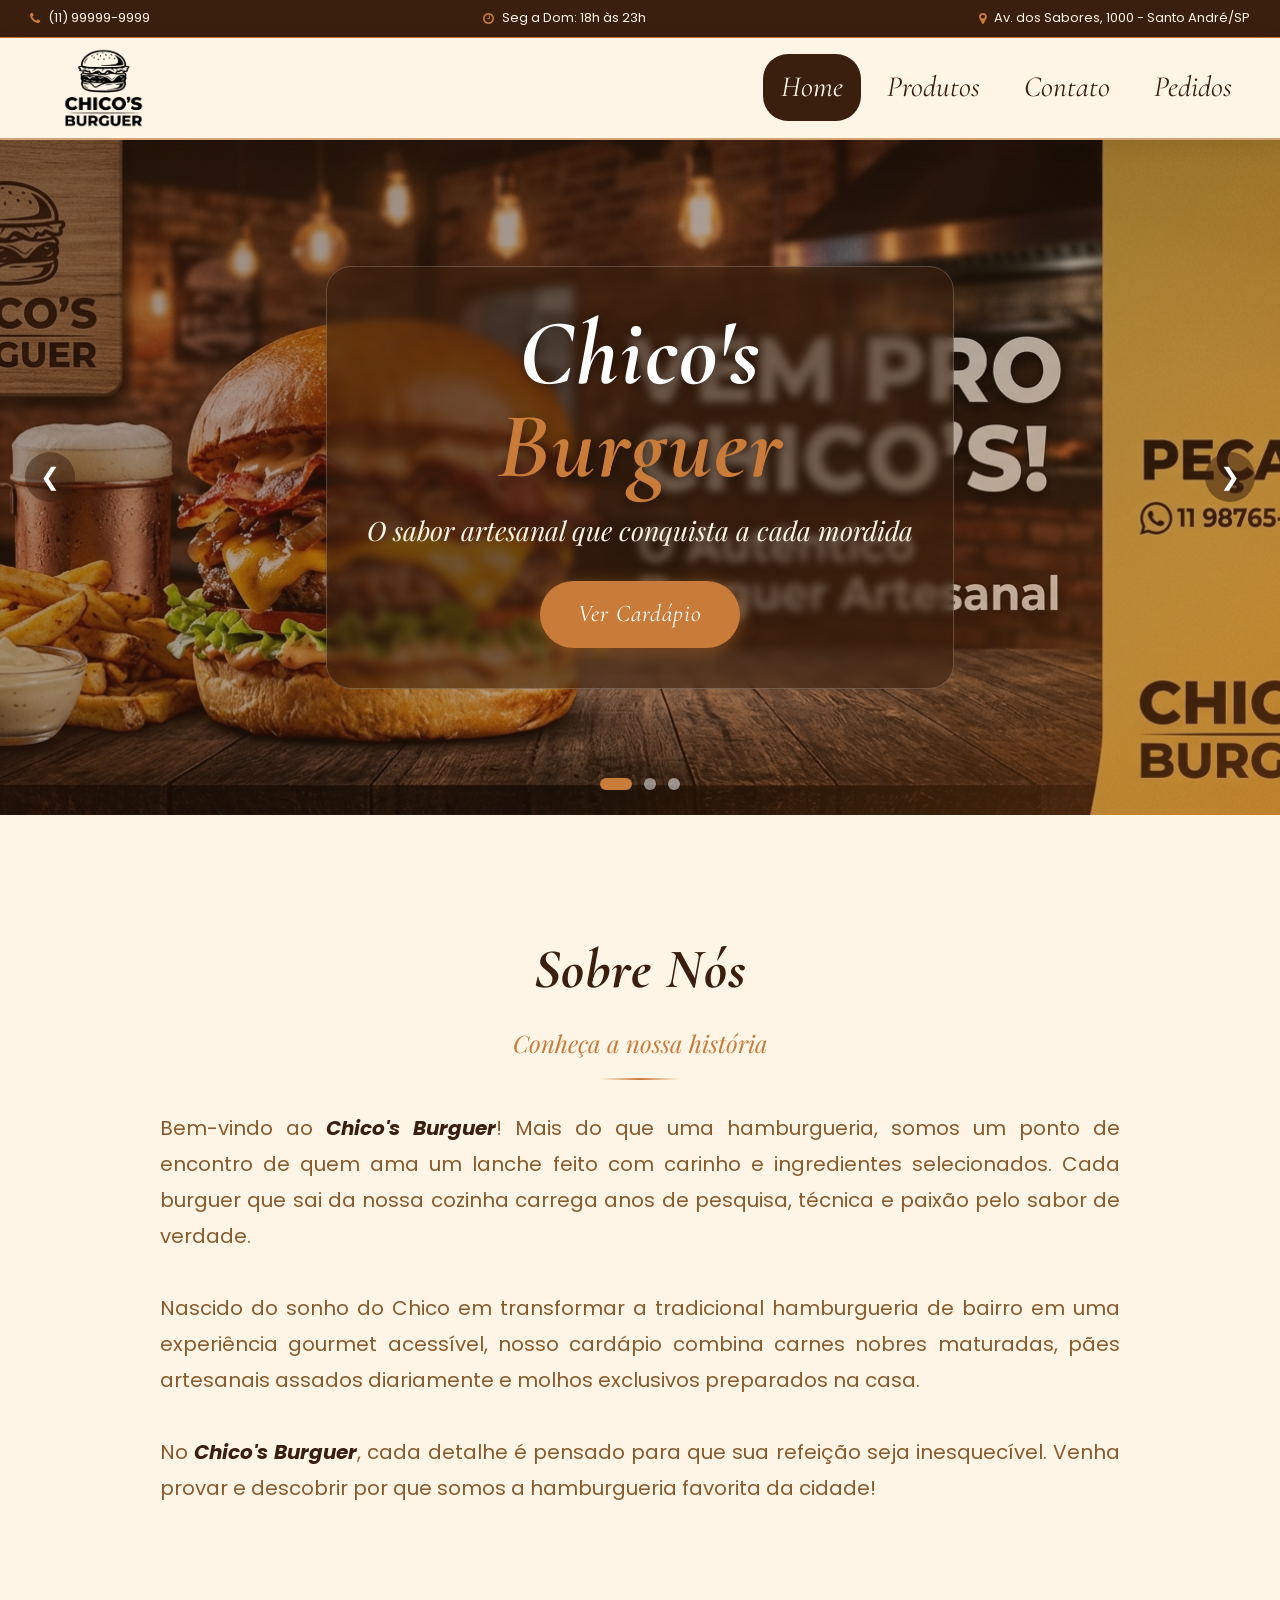
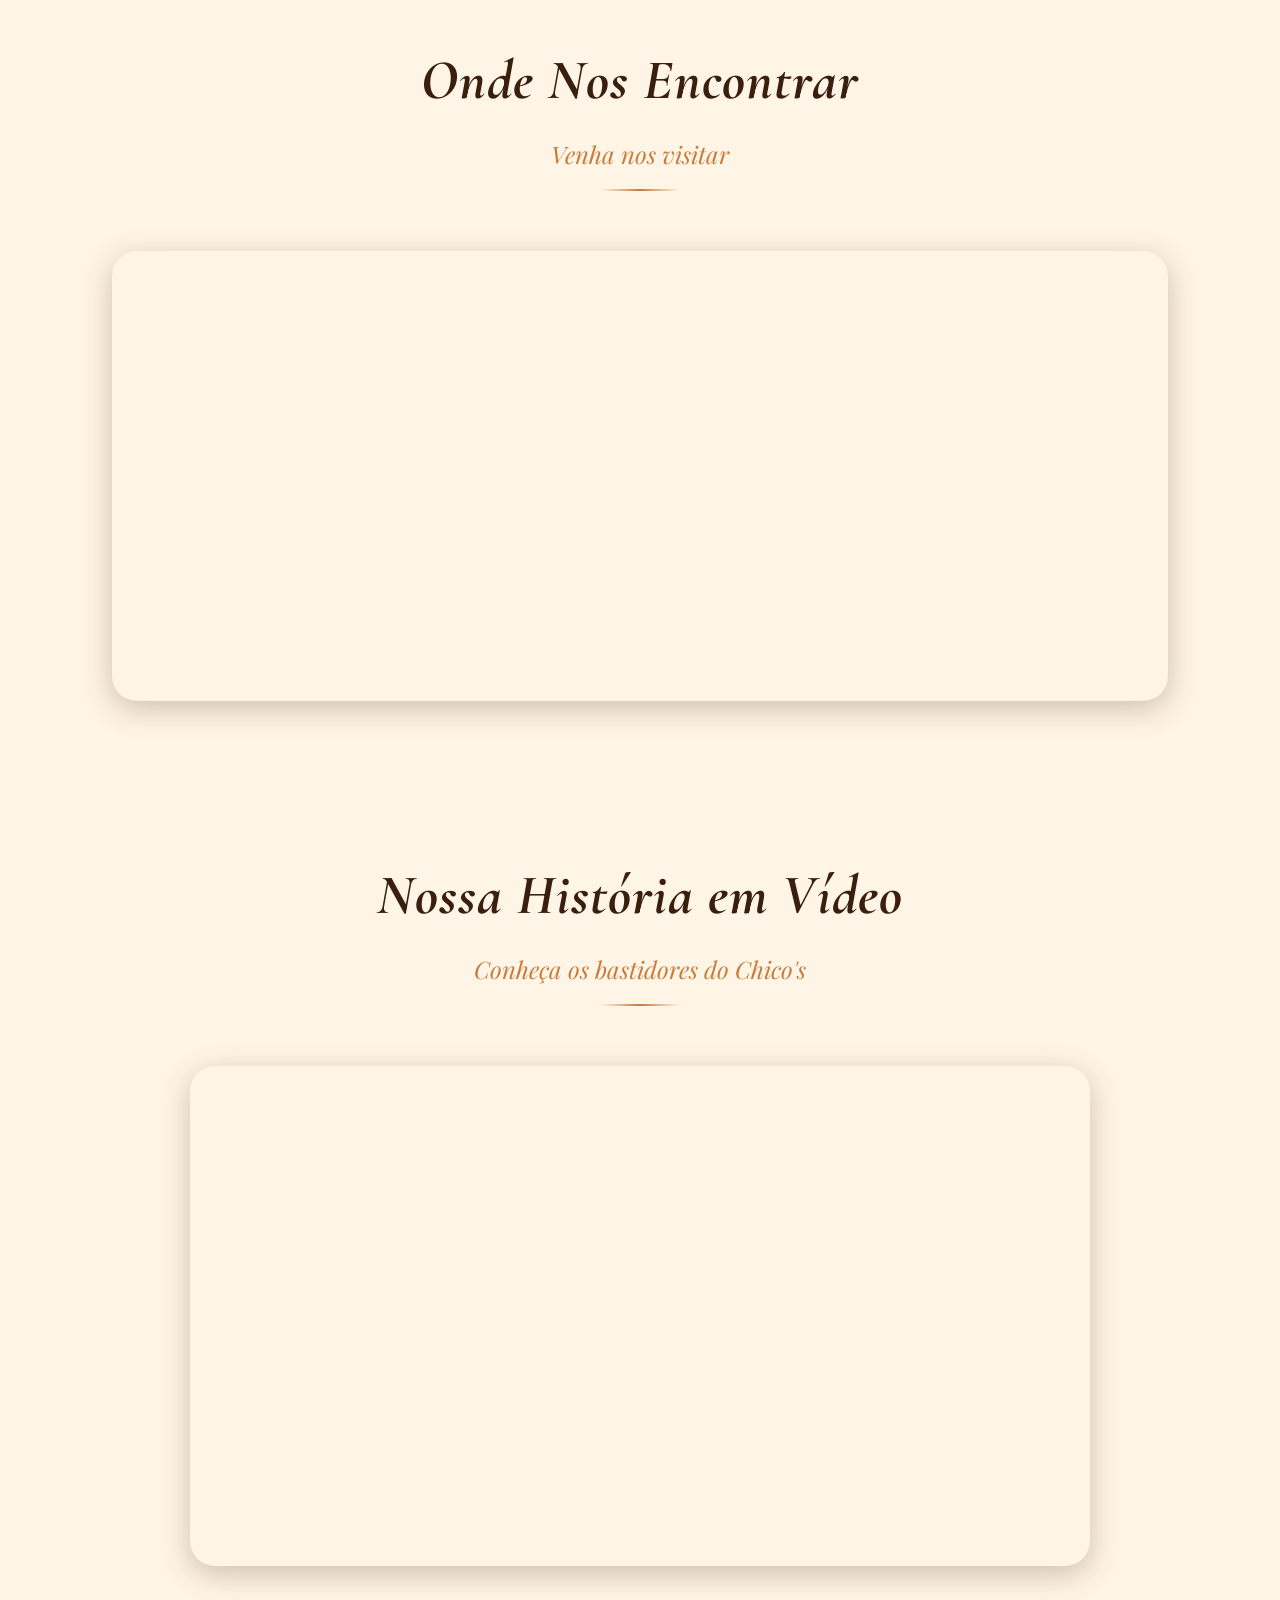
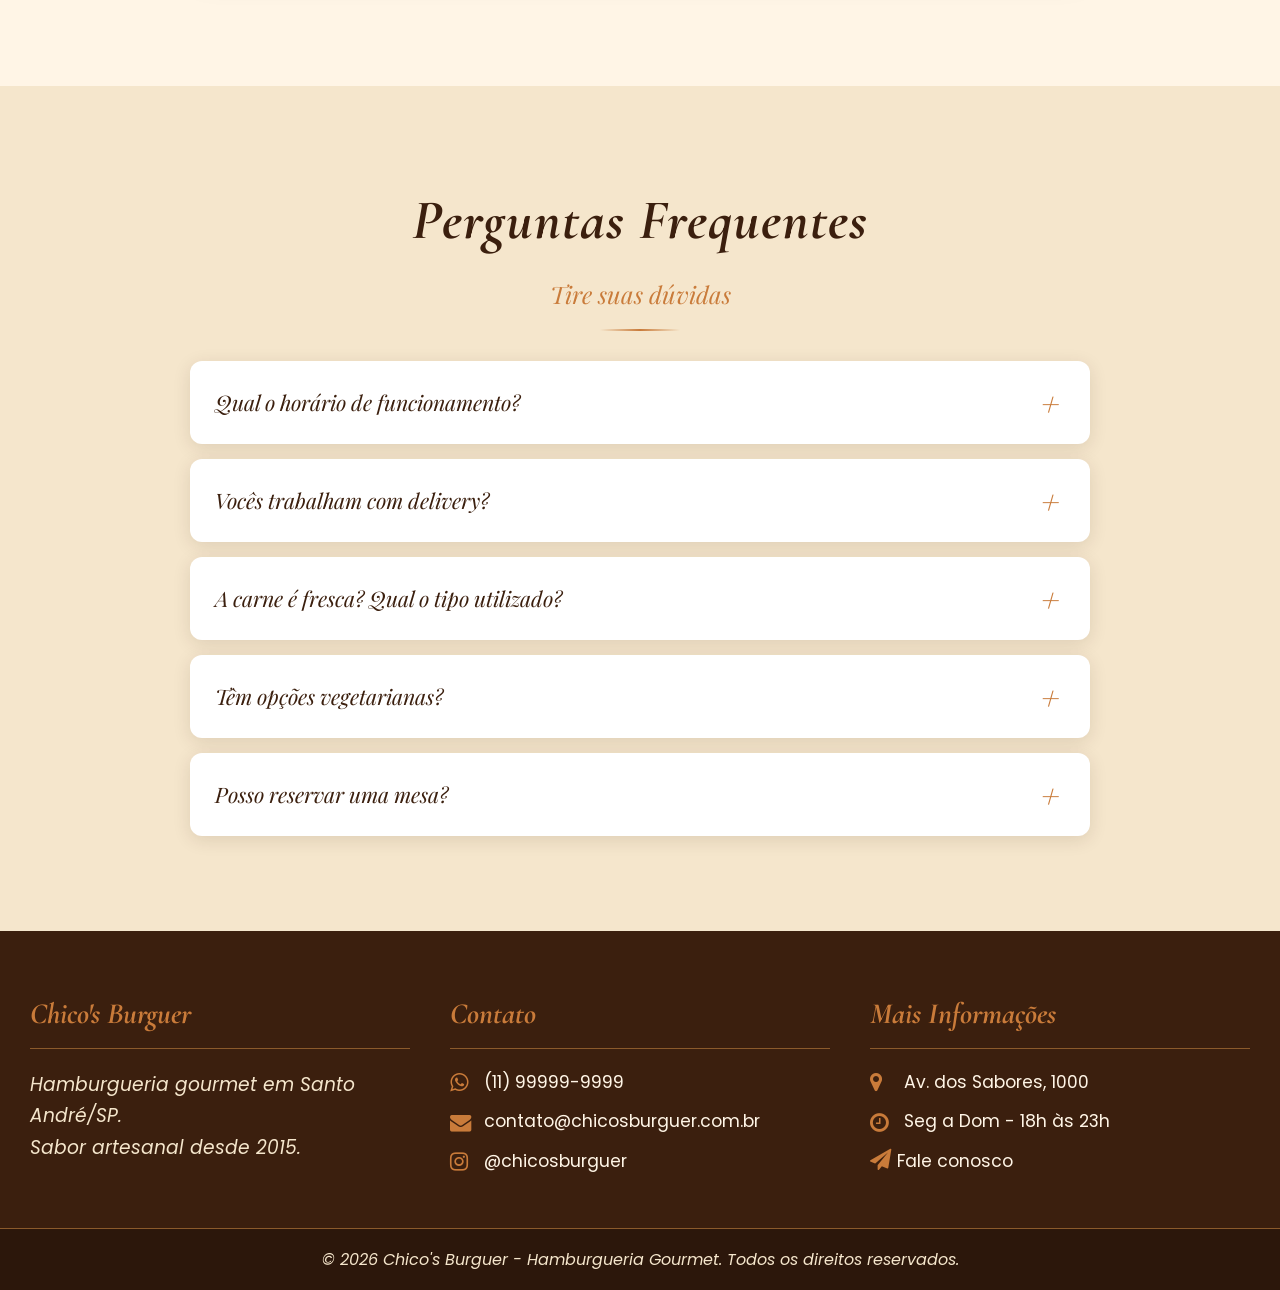
<file: index.html>
<!doctype html>
<html lang="pt-br">
  <head>
    <meta charset="UTF-8" />
    <meta name="viewport" content="width=device-width, initial-scale=1.0" />
    <title>Chico's Burguer - Hamburgueria Gourmet</title>
    <link
      href="https://maxcdn.bootstrapcdn.com/font-awesome/4.5.0/css/font-awesome.min.css"
      rel="stylesheet"
    />
    <link rel="stylesheet" href="./assets/css/index.css" />
    <link rel="stylesheet" href="./assets/css/base.css" />
    <link
      rel="shortcut icon"
      type="image/png"
      href="./assets/images/logo.png"
    />
    <link rel="preconnect" href="https://fonts.googleapis.com" />
    <link rel="preconnect" href="https://fonts.gstatic.com" crossorigin />
    <link
      href="https://fonts.googleapis.com/css2?family=Cormorant+Garamond:ital,wght@0,300..700;1,300..700&family=Lora:ital,wght@0,400..700;1,400..700&family=Playfair+Display:ital,wght@0,400..900;1,400..900&display=swap"
      rel="stylesheet"
    />
    <link rel="preconnect" href="https://fonts.googleapis.com" />
    <link rel="preconnect" href="https://fonts.gstatic.com" crossorigin />
    <link
      href="https://fonts.googleapis.com/css2?family=Poppins:wght@300;400;500;600;700&display=swap"
      rel="stylesheet"
    />
  </head>

  <body>
    <!-- TOP BAR -->
    <div class="top_bar">
      <div class="top_bar_content">
        <span><i class="fa fa-phone"></i> (11) 99999-9999</span>
        <span><i class="fa fa-clock-o"></i> Seg a Dom: 18h às 23h</span>
        <span
          ><i class="fa fa-map-marker"></i> Av. dos Sabores, 1000 - Santo
          André/SP</span
        >
      </div>
    </div>

    <!-- HEADER / NAV -->
    <header>
      <div class="divHeader">
        <a href="index.html">
          <img
            src="./assets/images/logo.png"
            alt="Chico's Burguer"
            title="Chico's Burguer"
            class="logo"
          />
        </a>

        <button id="hamburger" class="hamburger" aria-label="Menu">
          <span></span>
          <span></span>
          <span></span>
        </button>

        <nav id="mainNav">
          <ul>
            <li><a href="index.html" class="active">Home</a></li>
            <li><a href="./pages/produtos.html">Produtos</a></li>
            <li><a href="./pages/contato.html">Contato</a></li>
            <li><a href="./pages/pedidos.html">Pedidos</a></li>
          </ul>
        </nav>
      </div>
    </header>

    <!-- HERO COM SLIDER -->
    <section class="hero_slider">
      <div class="slides">
        <!-- BANNER 1 - GRELHA NO FOGO -->
        <div class="slide active">
          <img src="./assets/images/banner1.png" alt="Hambúrguer artesanal na grelha" class="slide-img" />
          <div class="slide-content">
            <h1>Chico's <span>Burguer</span></h1>
            <p>O sabor artesanal que conquista a cada mordida</p>
            <a href="./pages/produtos.html" class="btn_hero">Ver Cardápio</a>
          </div>
        </div>
        
        <!-- BANNER 2 - BURGUER + CERVEJA NO AMBIENTE -->
        <div class="slide">
          <img src="./assets/images/banner2.png" alt="Burguer artesanal com cerveja" class="slide-img" />
          <div class="slide-content">
            <h1>Ingredientes <span>selecionados</span></h1>
            <p>Carne 100% bovina, pães frescos e molhos da casa</p>
            <a href="./pages/produtos.html" class="btn_hero">Conheça Mais</a>
          </div>
        </div>
        
        <!-- BANNER 3 - "VEM PRO CHICO'S" -->
        <div class="slide">
          <img src="./assets/images/banner3.png" alt="Vem pro Chico's - O autêntico burguer artesanal" class="slide-img" />
          <div class="slide-content">
            <h1>Tradição <span>e sabor</span></h1>
            <p>Uma experiência gourmet que você vai querer repetir</p>
            <a href="./pages/pedidos.html" class="btn_hero">Faça seu Pedido</a>
          </div>
        </div>

      <button class="slider-btn prev" id="prevSlide">&#10094;</button>
      <button class="slider-btn next" id="nextSlide">&#10095;</button>

      <div class="slider-dots">
        <span class="dot active" data-slide="0"></span>
        <span class="dot" data-slide="1"></span>
        <span class="dot" data-slide="2"></span>
      </div>
    </section>

    <main>
      <!-- SOBRE NÓS -->
      <section class="about_us">
        <h2 class="title_default">Sobre Nós</h2>
        <p class="subtitle_default">Conheça a nossa história</p>
        <p class="p_about_us">
          Bem-vindo ao <b><i>Chico's Burguer</i></b
          >! Mais do que uma hamburgueria, somos um ponto de encontro de quem
          ama um lanche feito com carinho e ingredientes selecionados. Cada
          burguer que sai da nossa cozinha carrega anos de pesquisa, técnica e
          paixão pelo sabor de verdade. <br /><br />
          Nascido do sonho do Chico em transformar a tradicional hamburgueria de
          bairro em uma experiência gourmet acessível, nosso cardápio combina
          carnes nobres maturadas, pães artesanais assados diariamente e molhos
          exclusivos preparados na casa.
          <br /><br />
          No <b><i>Chico's Burguer</i></b
          >, cada detalhe é pensado para que sua refeição seja inesquecível.
          Venha provar e descobrir por que somos a hamburgueria favorita da
          cidade!
        </p>
      </section>

      <!-- ONDE NOS ENCONTRAR -->
      <section class="our_establishment">
        <h2 class="title_default">Onde Nos Encontrar</h2>
        <p class="subtitle_default">Venha nos visitar</p>
        <div class="map_location">
          <iframe
            class="map"
            src="https://www.google.com/maps/embed?pb=!1m18!1m12!1m3!1d29275.05608086846!2d-46.5470989!3d-23.6638089!2m3!1f0!2f0!3f0!3m2!1i1024!2i768!4f13.1!3m3!1m2!1s0x94ce42b1cd9f9c1d%3A0x0!2sSanto%20Andr%C3%A9%2C%20SP!5e0!3m2!1spt-BR!2sbr!4v1700000000000!5m2!1spt-BR!2sbr"
            width="900"
            height="450"
            style="border: 0"
            allowfullscreen=""
            loading="lazy"
            referrerpolicy="no-referrer-when-downgrade"
          >
          </iframe>
        </div>
      </section>

      <!-- VÍDEO YOUTUBE -->
      <section class="video_section">
        <h2 class="title_default">Nossa História em Vídeo</h2>
        <p class="subtitle_default">Conheça os bastidores do Chico's</p>
        <div class="video">
          <iframe
            width="560"
            height="315"
            src="https://www.youtube.com/embed/IS1XHAJVURI?si=Zw_3vuFik3bgBlNR"
            title="YouTube video player"
            frameborder="0"
            allow="
              accelerometer;
              autoplay;
              clipboard-write;
              encrypted-media;
              gyroscope;
              picture-in-picture;
              web-share;
            "
            referrerpolicy="strict-origin-when-cross-origin"
            allowfullscreen
            style="border-radius: 25px"
          >
          </iframe>
        </div>
      </section>
    </main>

    <!-- FAQ -->
    <section class="faq_section">
      <h2 class="title_default">Perguntas Frequentes</h2>
      <p class="subtitle_default">Tire suas dúvidas</p>

      <div class="faq_container">
        <div class="faq_item">
          <button class="faq_question">
            Qual o horário de funcionamento? <span class="faq_icon">+</span>
          </button>
          <div class="faq_answer">
            <p>
              Atendemos de segunda a domingo, das 18h às 23h. Nos finais de
              semana podemos estender até 00h.
            </p>
          </div>
        </div>

        <div class="faq_item">
          <button class="faq_question">
            Vocês trabalham com delivery? <span class="faq_icon">+</span>
          </button>
          <div class="faq_answer">
            <p>
              Sim! Atendemos delivery em toda a região do ABC paulista pelos
              principais aplicativos e também por WhatsApp.
            </p>
          </div>
        </div>

        <div class="faq_item">
          <button class="faq_question">
            A carne é fresca? Qual o tipo utilizado?
            <span class="faq_icon">+</span>
          </button>
          <div class="faq_answer">
            <p>
              Trabalhamos com blend exclusivo de carnes nobres (acém, fraldinha
              e peito), moído diariamente. Nada de congelados!
            </p>
          </div>
        </div>

        <div class="faq_item">
          <button class="faq_question">
            Têm opções vegetarianas? <span class="faq_icon">+</span>
          </button>
          <div class="faq_answer">
            <p>
              Claro! Temos um delicioso burguer vegetariano feito com
              grão-de-bico e cogumelos, além de opções sem glúten.
            </p>
          </div>
        </div>

        <div class="faq_item">
          <button class="faq_question">
            Posso reservar uma mesa? <span class="faq_icon">+</span>
          </button>
          <div class="faq_answer">
            <p>
              Sim, reservas podem ser feitas pelo WhatsApp ou pelo nosso
              telefone com até 24h de antecedência.
            </p>
          </div>
        </div>
      </div>
    </section>

    <!-- FOOTER -->
    <footer>
      <div class="footer_content">
        <div class="footer_col">
          <h3 class="title_footer">Chico's Burguer</h3>
          <p class="footer_text">
            Hamburgueria gourmet em Santo André/SP. <br />
            Sabor artesanal desde 2015.
          </p>
        </div>

        <div class="footer_col">
          <h3 class="title_footer">Contato</h3>
          <ul class="contatos">
            <li>
              <i class="fa fa-whatsapp"></i>
              <a href="https://wa.me/5511999999999">(11) 99999-9999</a>
            </li>
            <li>
              <i class="fa fa-envelope"></i>
              <a href="mailto:contato@chicosburguer.com.br"
                >contato@chicosburguer.com.br</a
              >
            </li>
            <li>
              <i class="fa fa-instagram"></i>
              <a href="https://instagram.com/chicosburguer">@chicosburguer</a>
            </li>
          </ul>
        </div>

        <div class="footer_col">
          <h3 class="title_footer">Mais Informações</h3>
          <ul class="contatos">
            <li><i class="fa fa-map-marker"></i> Av. dos Sabores, 1000</li>
            <li><i class="fa fa-clock-o"></i> Seg a Dom - 18h às 23h</li>
            <li>
              <a href="./pages/contato.html"
                ><i class="fa fa-paper-plane"></i> Fale conosco</a
              >
            </li>
          </ul>
        </div>
      </div>

      <div class="footer_bottom">
        <p>
          © 2026 Chico's Burguer - Hamburgueria Gourmet. Todos os direitos
          reservados.
        </p>
      </div>
    </footer>

    <script src="./assets/js/base.js"></script>
    <script src="./assets/js/slider.js"></script>
    <script src="./assets/js/faq.js"></script>
  </body>
</html>
</file>
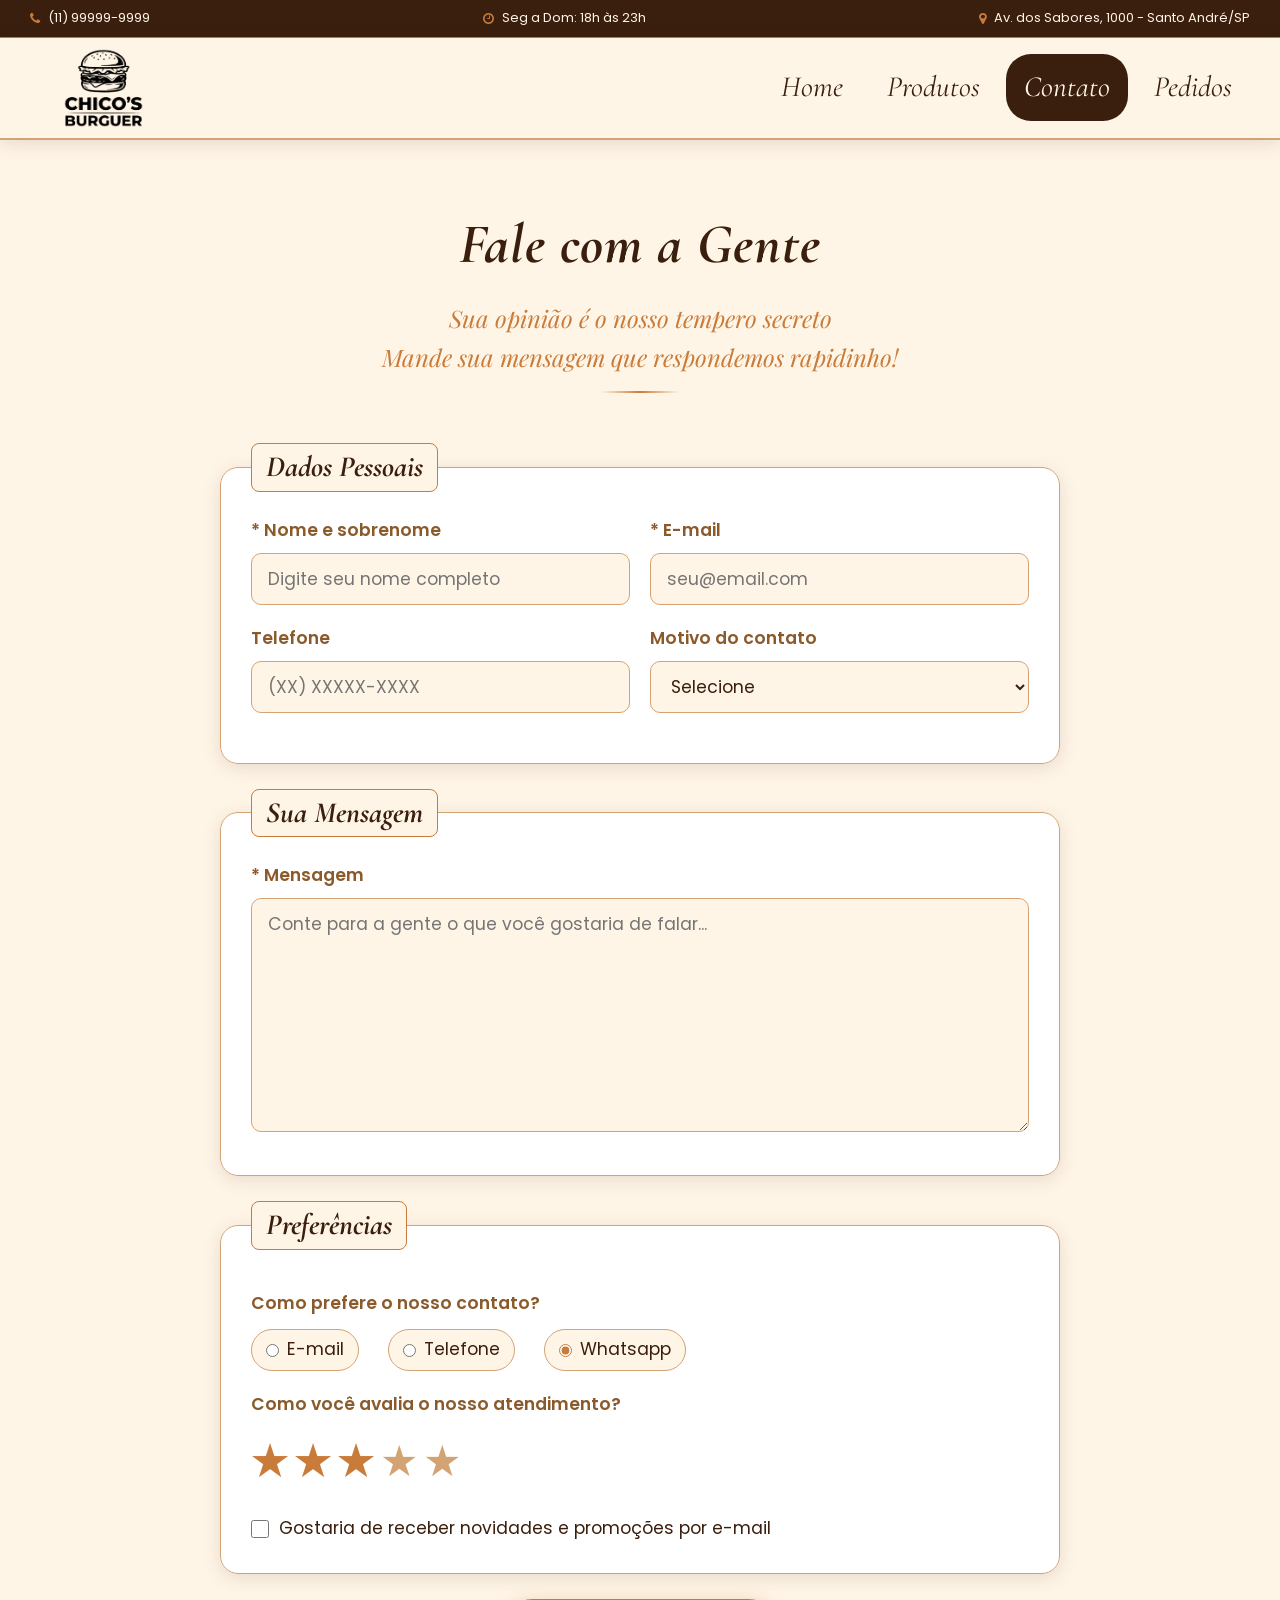
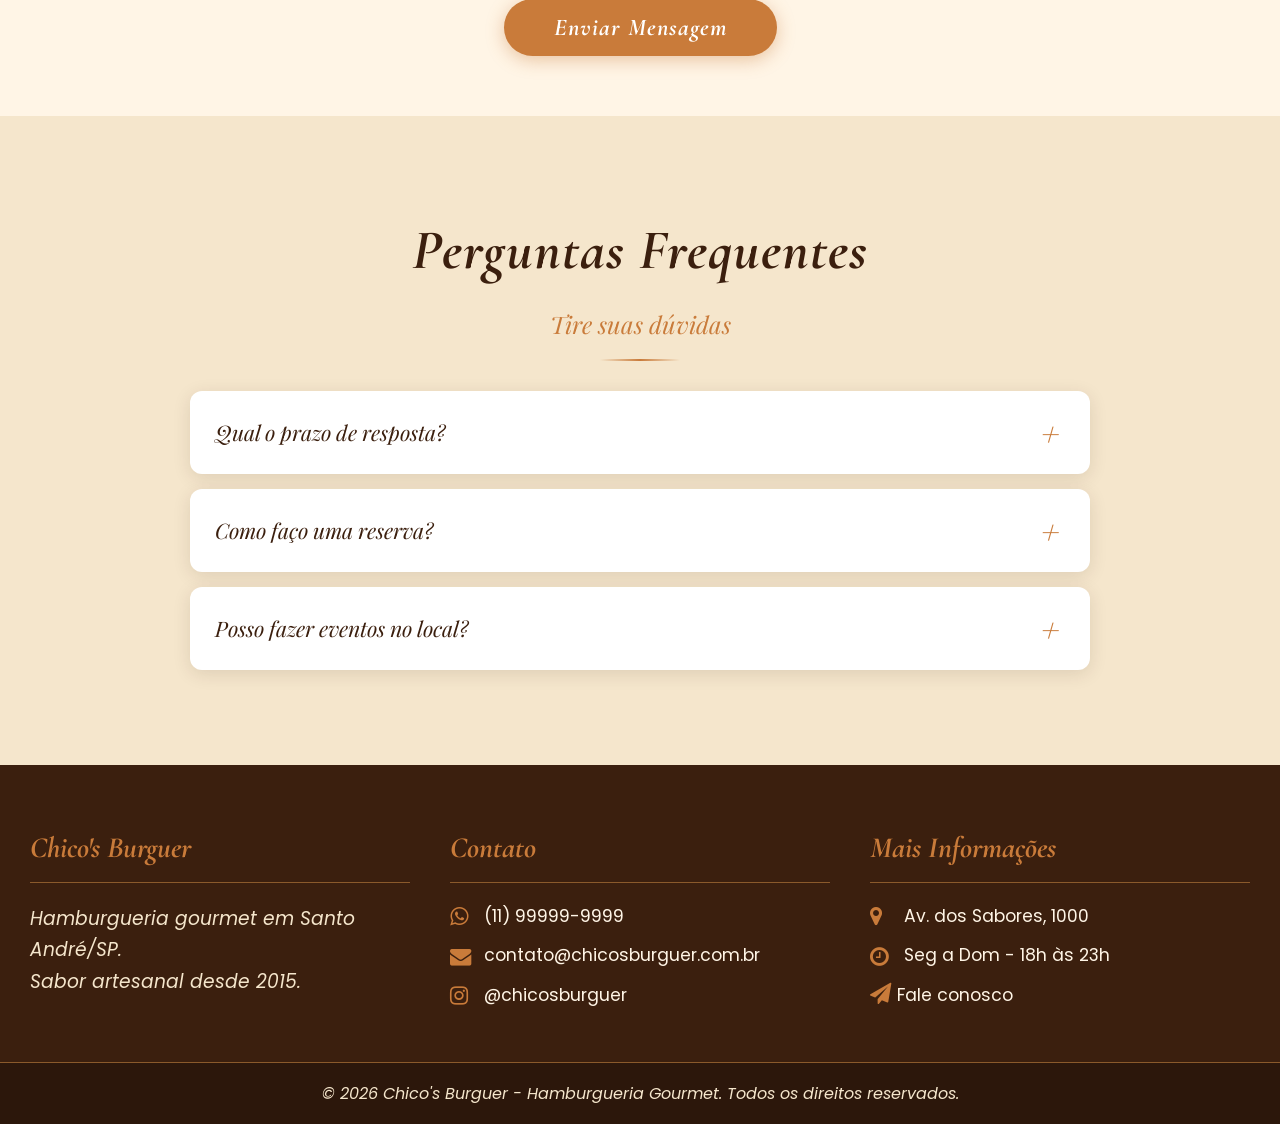
<file: pages/contato.html>
<!doctype html>
<html lang="pt-br">
  <head>
    <meta charset="UTF-8" />
    <meta name="viewport" content="width=device-width, initial-scale=1.0" />
    <title>Contato | Chico's Burguer</title>
    <link
      href="https://maxcdn.bootstrapcdn.com/font-awesome/4.5.0/css/font-awesome.min.css"
      rel="stylesheet"
    />
    <link rel="stylesheet" href="../assets/css/base.css" />
    <link rel="stylesheet" href="../assets/css/contato.css" />
    <link
      rel="shortcut icon"
      type="image/png"
      href="../assets/images/logo.png"
    />
    <link rel="preconnect" href="https://fonts.googleapis.com" />
    <link rel="preconnect" href="https://fonts.gstatic.com" crossorigin />
    <link
      href="https://fonts.googleapis.com/css2?family=Cormorant+Garamond:ital,wght@0,300..700;1,300..700&family=Lora:ital,wght@0,400..700;1,400..700&family=Playfair+Display:ital,wght@0,400..900;1,400..900&display=swap"
      rel="stylesheet"
    />
    <link rel="preconnect" href="https://fonts.googleapis.com" />
    <link rel="preconnect" href="https://fonts.gstatic.com" crossorigin />
    <link
      href="https://fonts.googleapis.com/css2?family=Poppins:wght@300;400;500;600;700&display=swap"
      rel="stylesheet"
    />
  </head>

  <body>
    <!--  TOP BAR  -->
    <div class="top_bar">
      <div class="top_bar_content">
        <span><i class="fa fa-phone"></i> (11) 99999-9999</span>
        <span><i class="fa fa-clock-o"></i> Seg a Dom: 18h às 23h</span>
        <span
          ><i class="fa fa-map-marker"></i> Av. dos Sabores, 1000 - Santo
          André/SP</span
        >
      </div>
    </div>

    <!--  HEADER / NAV  -->
    <header>
      <div class="divHeader">
        <a href="../index.html">
          <img
            src="../assets/images/logo.png"
            alt="Chico's Burguer"
            title="Chico's Burguer"
            class="logo"
          />
        </a>
        <button id="hamburger" class="hamburger" aria-label="Menu">
          <span></span>
          <span></span>
          <span></span>
        </button>

        <nav id="mainNav">
          <ul>
            <li><a href="../index.html">Home</a></li>
            <li><a href="produtos.html">Produtos</a></li>
            <li><a href="contato.html" class="active">Contato</a></li>
            <li><a href="pedidos.html">Pedidos</a></li>
          </ul>
        </nav>
      </div>
    </header>

    <main>
      <h1 class="title_default">Fale com a Gente</h1>
      <p class="subtitle_default">
        Sua opinião é o nosso tempero secreto <br />
        Mande sua mensagem que respondemos rapidinho!
      </p>

      <form id="frmContato" class="form_contato">
        <fieldset>
          <legend class="texto">Dados Pessoais</legend>

          <div class="form_row">
            <div class="form_field">
              <label class="sub_texto" for="nomesobrenome"
                >* Nome e sobrenome</label
              >
              <input
                class="inputs input-padrao"
                type="text"
                id="nomesobrenome"
                name="nomesobrenome"
                required
                placeholder="Digite seu nome completo"
              />
            </div>

            <div class="form_field">
              <label class="sub_texto" for="email">* E-mail</label>
              <input
                class="inputs input-padrao"
                type="email"
                id="email"
                name="email"
                required
                placeholder="seu@email.com"
              />
            </div>
          </div>

          <div class="form_row">
            <div class="form_field">
              <label class="sub_texto" for="telefone">Telefone</label>
              <input
                class="inputs input-padrao"
                type="tel"
                id="telefone"
                name="telefone"
                placeholder="(XX) XXXXX-XXXX"
              />
            </div>

            <div class="form_field">
              <label class="sub_texto" for="motivo">Motivo do contato</label>
              <select id="motivo" name="motivo" class="inputs input-padrao">
                <option value="">Selecione</option>
                <option value="duvida">Dúvida</option>
                <option value="sugestao">Sugestão</option>
                <option value="elogio">Elogio</option>
                <option value="reclamacao">Reclamação</option>
                <option value="reserva">Reserva de mesa</option>
                <option value="eventos">Eventos / Festas</option>
              </select>
            </div>
          </div>
        </fieldset>

        <fieldset>
          <legend class="texto">Sua Mensagem</legend>

          <label class="sub_texto" for="mensagem">* Mensagem</label>
          <textarea
            cols="70"
            rows="8"
            id="mensagem"
            name="mensagem"
            class="input-padrao inputs"
            required
            placeholder="Conte para a gente o que você gostaria de falar..."
          ></textarea>
        </fieldset>

        <fieldset>
          <legend class="texto">Preferências</legend>

          <div class="radio_group">
            <p class="sub_texto">Como prefere o nosso contato?</p>
            <label class="radio_label">
              <input type="radio" value="email" name="contato" /> E-mail
            </label>
            <label class="radio_label">
              <input type="radio" value="telefone" name="contato" /> Telefone
            </label>
            <label class="radio_label">
              <input type="radio" value="whatsapp" name="contato" checked />
              Whatsapp
            </label>
          </div>

          <div class="satisfacao_group">
            <p class="sub_texto">Como você avalia o nosso atendimento?</p>
            <div class="stars">
              <input
                type="radio"
                name="satisfacao"
                id="star5"
                value="5"
              /><label for="star5" title="Excelente">★</label>
              <input
                type="radio"
                name="satisfacao"
                id="star4"
                value="4"
              /><label for="star4" title="Muito bom">★</label>
              <input
                type="radio"
                name="satisfacao"
                id="star3"
                value="3"
                checked
              /><label for="star3" title="Bom">★</label>
              <input
                type="radio"
                name="satisfacao"
                id="star2"
                value="2"
              /><label for="star2" title="Regular">★</label>
              <input
                type="radio"
                name="satisfacao"
                id="star1"
                value="1"
              /><label for="star1" title="Ruim">★</label>
            </div>
          </div>

          <label class="texto chk_label">
            <input type="checkbox" class="chk" /> Gostaria de receber novidades
            e promoções por e-mail
          </label>
        </fieldset>

        <button type="submit" id="enviar" class="enviar">
          Enviar Mensagem
        </button>
      </form>
    </main>

    <!--  FAQ  -->
    <section class="faq_section">
      <h2 class="title_default">Perguntas Frequentes</h2>
      <p class="subtitle_default">Tire suas dúvidas</p>

      <div class="faq_container">
        <div class="faq_item">
          <button class="faq_question">
            Qual o prazo de resposta? <span class="faq_icon">+</span>
          </button>
          <div class="faq_answer">
            <p>
              Respondemos a maioria das mensagens em até 24 horas úteis. Para
              urgências, prefira o WhatsApp.
            </p>
          </div>
        </div>

        <div class="faq_item">
          <button class="faq_question">
            Como faço uma reserva? <span class="faq_icon">+</span>
          </button>
          <div class="faq_answer">
            <p>
              Você pode reservar pelo formulário acima (motivo: Reserva de mesa)
              ou diretamente pelo nosso WhatsApp.
            </p>
          </div>
        </div>

        <div class="faq_item">
          <button class="faq_question">
            Posso fazer eventos no local? <span class="faq_icon">+</span>
          </button>
          <div class="faq_answer">
            <p>
              Sim! Temos um espaço reservado para confraternizações e festas de
              aniversário. Entre em contato para orçamento.
            </p>
          </div>
        </div>
      </div>
    </section>

    <!--  FOOTER  -->
    <footer>
      <div class="footer_content">
        <div class="footer_col">
          <h3 class="title_footer">Chico's Burguer</h3>
          <p class="footer_text">
            Hamburgueria gourmet em Santo André/SP. <br />
            Sabor artesanal desde 2015.
          </p>
        </div>

        <div class="footer_col">
          <h3 class="title_footer">Contato</h3>
          <ul class="contatos">
            <li>
              <i class="fa fa-whatsapp"></i>
              <a href="https://wa.me/5511999999999">(11) 99999-9999</a>
            </li>
            <li>
              <i class="fa fa-envelope"></i>
              <a href="mailto:contato@chicosburguer.com.br"
                >contato@chicosburguer.com.br</a
              >
            </li>
            <li>
              <i class="fa fa-instagram"></i>
              <a href="https://instagram.com/chicosburguer">@chicosburguer</a>
            </li>
          </ul>
        </div>

        <div class="footer_col">
          <h3 class="title_footer">Mais Informações</h3>
          <ul class="contatos">
            <li><i class="fa fa-map-marker"></i> Av. dos Sabores, 1000</li>
            <li><i class="fa fa-clock-o"></i> Seg a Dom - 18h às 23h</li>
            <li>
              <a href="contato.html"
                ><i class="fa fa-paper-plane"></i> Fale conosco</a
              >
            </li>
          </ul>
        </div>
      </div>

      <div class="footer_bottom">
        <p>
          © 2026 Chico's Burguer - Hamburgueria Gourmet. Todos os direitos
          reservados.
        </p>
      </div>
    </footer>

    <script src="../assets/js/base.js"></script>
    <script src="../assets/js/faq.js"></script>
    <script src="../assets/js/contato.js"></script>
  </body>
</html>
</file>
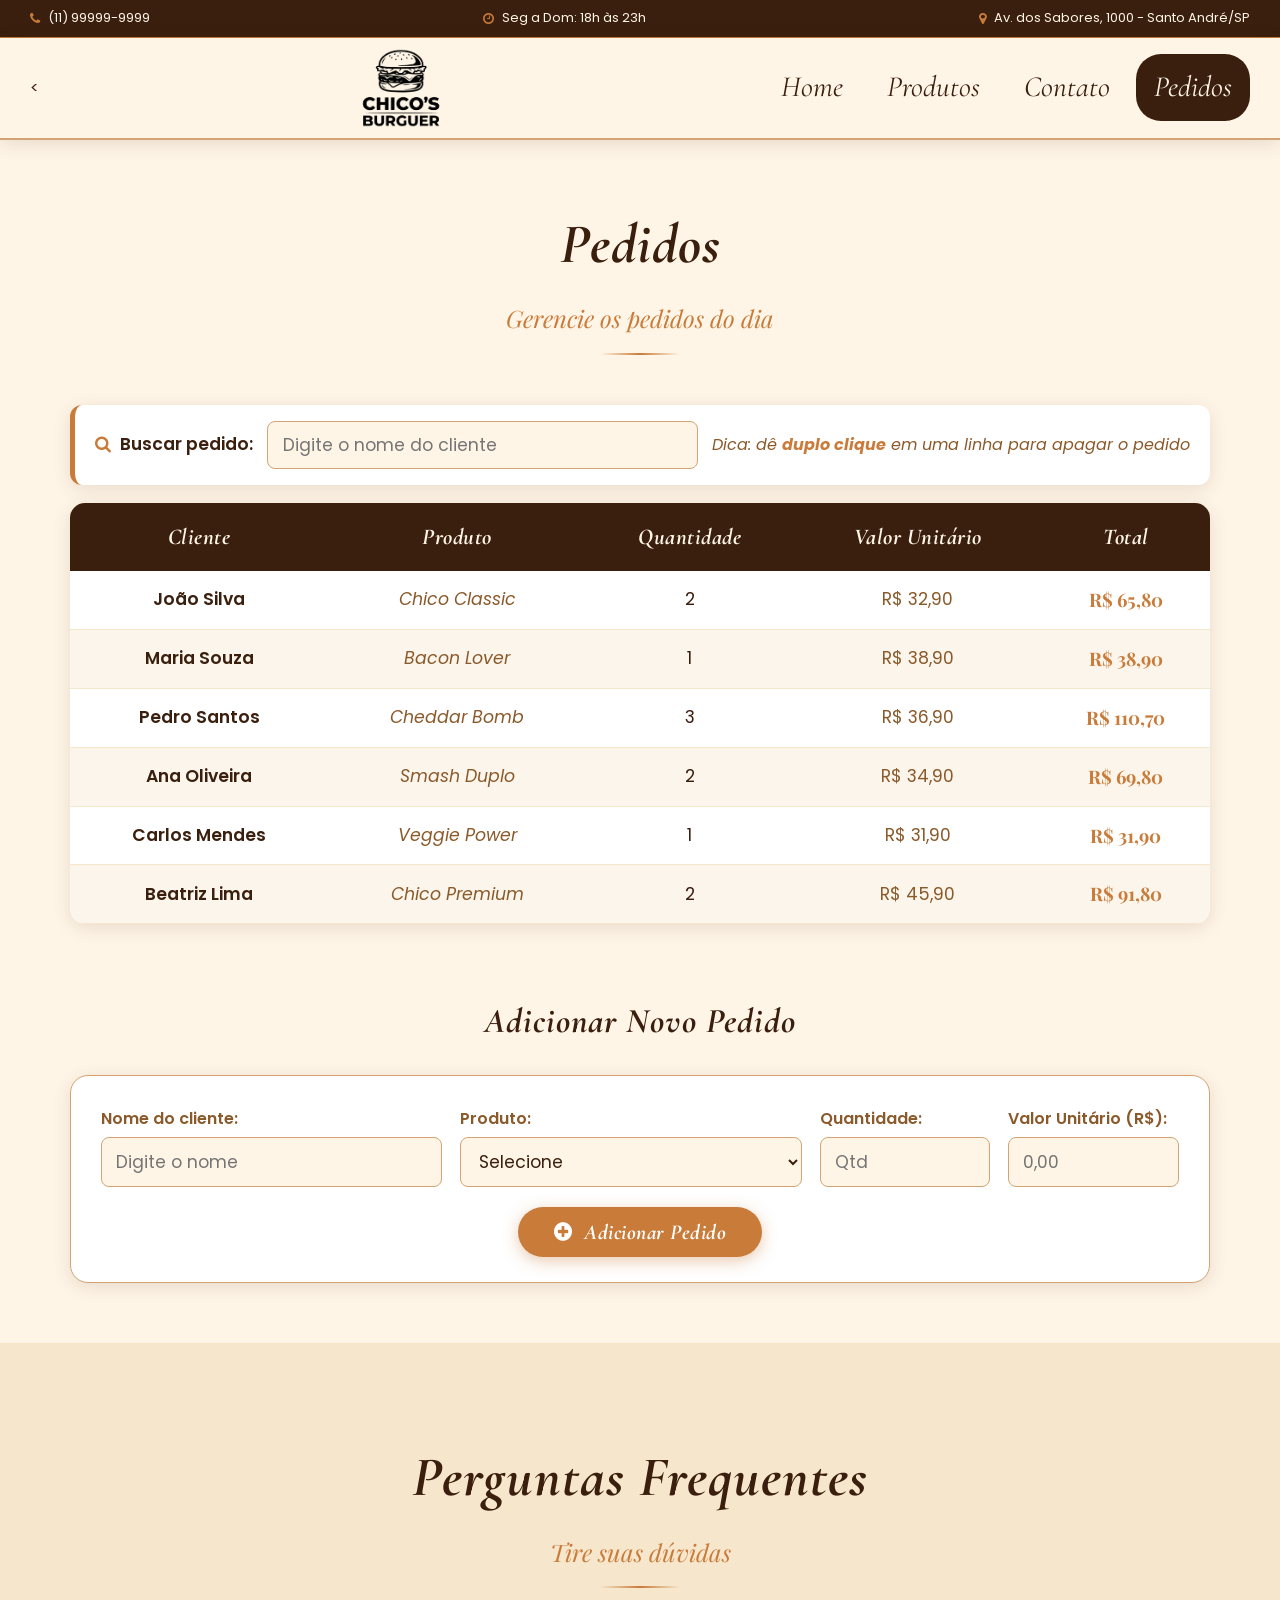
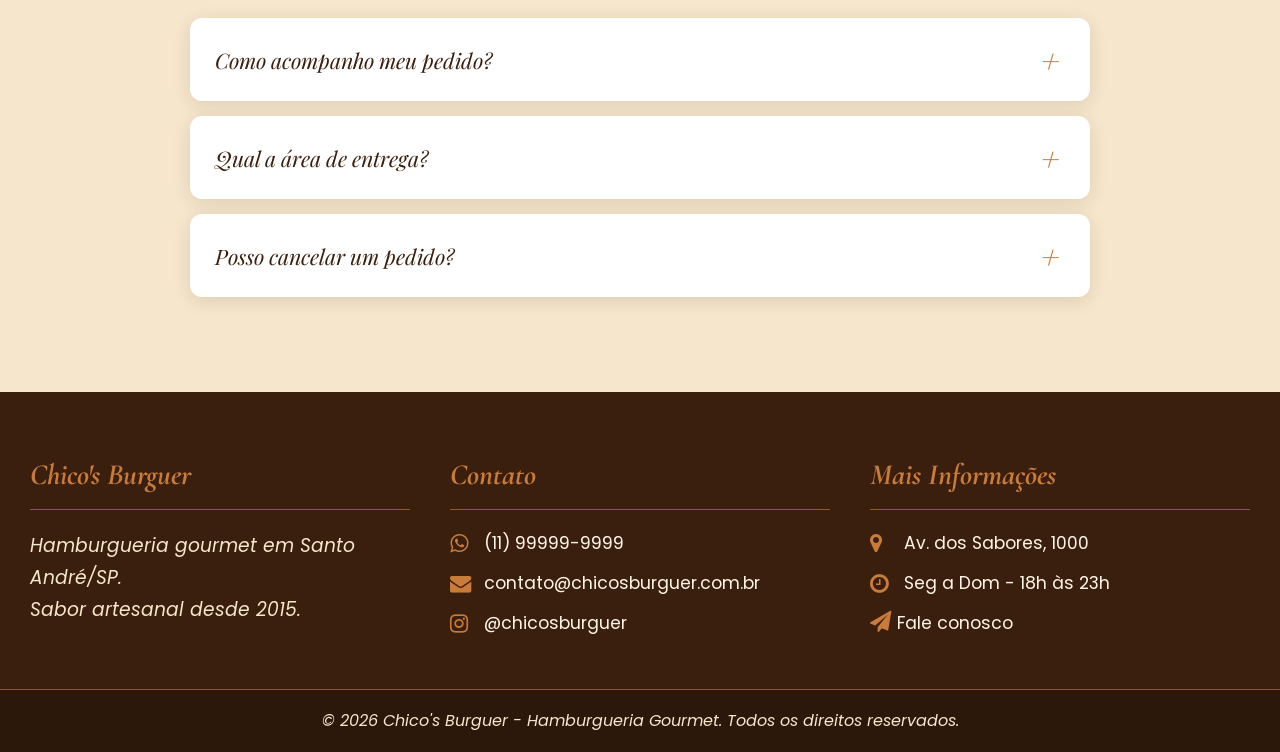
<file: pages/pedidos.html>
<!doctype html>
<html lang="pt-br">
  <head>
    <meta charset="UTF-8" />
    <meta name="viewport" content="width=device-width, initial-scale=1.0" />
    <title>Pedidos | Chico's Burguer</title>
    <link
      href="https://maxcdn.bootstrapcdn.com/font-awesome/4.5.0/css/font-awesome.min.css"
      rel="stylesheet"
    />
    <link rel="stylesheet" href="../assets/css/base.css" />
    <link rel="stylesheet" href="../assets/css/pedidos.css" />
    <link
      rel="shortcut icon"
      type="image/png"
      href="../assets/images/logo.png"
    />
    <link rel="preconnect" href="https://fonts.googleapis.com" />
    <link rel="preconnect" href="https://fonts.gstatic.com" crossorigin />
    <link
      href="https://fonts.googleapis.com/css2?family=Cormorant+Garamond:ital,wght@0,300..700;1,300..700&family=Lora:ital,wght@0,400..700;1,400..700&family=Playfair+Display:ital,wght@0,400..900;1,400..900&display=swap"
      rel="stylesheet"
    />
    <link rel="preconnect" href="https://fonts.googleapis.com" />
    <link rel="preconnect" href="https://fonts.gstatic.com" crossorigin />
    <link
      href="https://fonts.googleapis.com/css2?family=Poppins:wght@300;400;500;600;700&display=swap"
      rel="stylesheet"
    />
  </head>

  <body>
    <!--  TOP BAR  -->
    <div class="top_bar">
      <div class="top_bar_content">
        <span><i class="fa fa-phone"></i> (11) 99999-9999</span>
        <span><i class="fa fa-clock-o"></i> Seg a Dom: 18h às 23h</span>
        <span
          ><i class="fa fa-map-marker"></i> Av. dos Sabores, 1000 - Santo
          André/SP</span
        >
      </div>
    </div>

    <!--  HEADER / NAV  -->
    <header>
      <div class="divHeader">
        <<a href="../index.html">
          <img
            src="../assets/images/logo.png"
            alt="Chico's Burguer"
            title="Chico's Burguer"
            class="logo"
          />
        </a>

        <button id="hamburger" class="hamburger" aria-label="Menu">
          <span></span>
          <span></span>
          <span></span>
        </button>

        <nav id="mainNav">
          <ul>
            <li><a href="../index.html">Home</a></li>
            <li><a href="produtos.html">Produtos</a></li>
            <li><a href="contato.html">Contato</a></li>
            <li><a href="pedidos.html" class="active">Pedidos</a></li>
          </ul>
        </nav>
      </div>
    </header>

    <main>
      <h1 class="title_default">Pedidos</h1>
      <p class="subtitle_default">Gerencie os pedidos do dia</p>

      <section class="conteiner">
        <!-- Campo de filtragem -->
        <div class="filter_bar">
          <label for="filtrar-tabela"
            ><i class="fa fa-search"></i> Buscar pedido:</label
          >
          <input
            type="text"
            id="filtrar-tabela"
            class="filtrar-tabela"
            placeholder="Digite o nome do cliente"
          />
          <span class="dica"
            >Dica: dê <b>duplo clique</b> em uma linha para apagar o
            pedido</span
          >
        </div>

        <div class="table_wrapper">
          <table>
            <thead>
              <tr>
                <th>Cliente</th>
                <th>Produto</th>
                <th>Quantidade</th>
                <th>Valor Unitário</th>
                <th>Total</th>
              </tr>
            </thead>
            <tbody id="tabela-clientes">
              <tr class="clientes">
                <td class="nome">João Silva</td>
                <td class="servico">Chico Classic</td>
                <td class="qtd">2</td>
                <td class="unitario">32.90</td>
                <td class="total"></td>
              </tr>
              <tr class="clientes">
                <td class="nome">Maria Souza</td>
                <td class="servico">Bacon Lover</td>
                <td class="qtd">1</td>
                <td class="unitario">38.90</td>
                <td class="total"></td>
              </tr>
              <tr class="clientes">
                <td class="nome">Pedro Santos</td>
                <td class="servico">Cheddar Bomb</td>
                <td class="qtd">3</td>
                <td class="unitario">36.90</td>
                <td class="total"></td>
              </tr>
              <tr class="clientes">
                <td class="nome">Ana Oliveira</td>
                <td class="servico">Smash Duplo</td>
                <td class="qtd">2</td>
                <td class="unitario">34.90</td>
                <td class="total"></td>
              </tr>
              <tr class="clientes">
                <td class="nome">Carlos Mendes</td>
                <td class="servico">Veggie Power</td>
                <td class="qtd">1</td>
                <td class="unitario">31.90</td>
                <td class="total"></td>
              </tr>
              <tr class="clientes">
                <td class="nome">Beatriz Lima</td>
                <td class="servico">Chico Premium</td>
                <td class="qtd">2</td>
                <td class="unitario">45.90</td>
                <td class="total"></td>
              </tr>
            </tbody>
          </table>
        </div>
      </section>

      <section class="form-pedido">
        <h2 class="title_default" style="font-size: 26pt">
          Adicionar Novo Pedido
        </h2>

        <form id="formulario-de-pedido">
          <div class="bloco">
            <div class="bloco_nome">
              <label>Nome do cliente:</label>
              <input
                type="text"
                id="nome"
                required
                placeholder="Digite o nome"
              />
            </div>

            <div class="bloco_produto">
              <label>Produto:</label>
              <select id="servico">
                <option value="">Selecione</option>
                <option value="Chico Classic" data-preco="32.90">
                  Chico Classic - R$ 32,90
                </option>
                <option value="Bacon Lover" data-preco="38.90">
                  Bacon Lover - R$ 38,90
                </option>
                <option value="Cheddar Bomb" data-preco="36.90">
                  Cheddar Bomb - R$ 36,90
                </option>
                <option value="Smash Duplo" data-preco="34.90">
                  Smash Duplo - R$ 34,90
                </option>
                <option value="Veggie Power" data-preco="31.90">
                  Veggie Power - R$ 31,90
                </option>
                <option value="Chico Premium" data-preco="45.90">
                  Chico Premium - R$ 45,90
                </option>
              </select>
            </div>

            <div class="bloco_qtd">
              <label>Quantidade:</label>
              <input
                type="number"
                id="qtd"
                min="1"
                required
                placeholder="Qtd"
              />
            </div>

            <div class="bloco_unitario">
              <label>Valor Unitário (R$):</label>
              <input
                type="number"
                step="0.01"
                id="unitario"
                required
                placeholder="0,00"
              />
            </div>
          </div>

          <button type="button" class="bt" id="adicionar">
            <i class="fa fa-plus-circle"></i> Adicionar Pedido
          </button>
        </form>
      </section>
    </main>

    <!--  FAQ  -->
    <section class="faq_section">
      <h2 class="title_default">Perguntas Frequentes</h2>
      <p class="subtitle_default">Tire suas dúvidas</p>

      <div class="faq_container">
        <div class="faq_item">
          <button class="faq_question">
            Como acompanho meu pedido? <span class="faq_icon">+</span>
          </button>
          <div class="faq_answer">
            <p>
              Após confirmar, enviamos atualizações pelo WhatsApp em cada etapa:
              produção, saída e entrega.
            </p>
          </div>
        </div>

        <div class="faq_item">
          <button class="faq_question">
            Qual a área de entrega? <span class="faq_icon">+</span>
          </button>
          <div class="faq_answer">
            <p>
              Entregamos em toda a região do ABC paulista. A taxa varia conforme
              a distância do estabelecimento.
            </p>
          </div>
        </div>

        <div class="faq_item">
          <button class="faq_question">
            Posso cancelar um pedido? <span class="faq_icon">+</span>
          </button>
          <div class="faq_answer">
            <p>
              Sim, desde que o pedido ainda não tenha entrado em produção. Entre
              em contato imediatamente pelo WhatsApp.
            </p>
          </div>
        </div>
      </div>
    </section>

    <!--  FOOTER  -->
    <footer>
      <div class="footer_content">
        <div class="footer_col">
          <h3 class="title_footer">Chico's Burguer</h3>
          <p class="footer_text">
            Hamburgueria gourmet em Santo André/SP. <br />
            Sabor artesanal desde 2015.
          </p>
        </div>

        <div class="footer_col">
          <h3 class="title_footer">Contato</h3>
          <ul class="contatos">
            <li>
              <i class="fa fa-whatsapp"></i>
              <a href="https://wa.me/5511999999999">(11) 99999-9999</a>
            </li>
            <li>
              <i class="fa fa-envelope"></i>
              <a href="mailto:contato@chicosburguer.com.br"
                >contato@chicosburguer.com.br</a
              >
            </li>
            <li>
              <i class="fa fa-instagram"></i>
              <a href="https://instagram.com/chicosburguer">@chicosburguer</a>
            </li>
          </ul>
        </div>

        <div class="footer_col">
          <h3 class="title_footer">Mais Informações</h3>
          <ul class="contatos">
            <li><i class="fa fa-map-marker"></i> Av. dos Sabores, 1000</li>
            <li><i class="fa fa-clock-o"></i> Seg a Dom - 18h às 23h</li>
            <li>
              <a href="contato.html"
                ><i class="fa fa-paper-plane"></i> Fale conosco</a
              >
            </li>
          </ul>
        </div>
      </div>

      <div class="footer_bottom">
        <p>
          © 2026 Chico's Burguer - Hamburgueria Gourmet. Todos os direitos
          reservados.
        </p>
      </div>
    </footer>

    <script src="../assets/js/base.js"></script>
    <script src="../assets/js/faq.js"></script>
    <script src="../assets/js/pedidos.js"></script>
    <script src="../assets/js/adicionar_pedido.js"></script>
    <script src="../assets/js/remover_pedido.js"></script>
    <script src="../assets/js/buscar_pedido.js"></script>
  </body>
</html>
</file>
<file: assets/css/index.css>
/*  HERO SLIDER  */
.hero_slider {
  position: relative;
  width: 100%;
  height: 75vh;
  min-height: 480px;
  max-height: 700px;
  overflow: hidden;
}

.slides {
  position: relative;
  width: 100%;
  height: 100%;
}

.slide {
  position: absolute;
  top: 0;
  left: 0;
  width: 100%;
  height: 100%;
  opacity: 0;
  transition: opacity 1s ease-in-out;
  display: flex;
  align-items: center;
  justify-content: center;
}

.slide.active {
  opacity: 1;
  z-index: 2;
}

.slide-content {
  position: relative;
  z-index: 3;
  text-align: center;
  color: var(--white);
  padding: 40px;
  background-color: rgba(59, 31, 14, 0.55);
  border-radius: 25px;
  max-width: 700px;
  backdrop-filter: blur(4px);
  border: 1px solid rgba(255, 255, 255, 0.2);
}

.slide-content h1 {
  font-family: var(--font-display);
  font-size: 70pt;
  font-weight: 700;
  font-style: italic;
  line-height: 1;
  letter-spacing: 2px;
  margin-bottom: 15px;
  text-shadow: 2px 2px 12px rgba(0, 0, 0, 0.4);
}

.slide-content h1 span {
  color: var(--brown-orange);
  display: block;
}

.slide-content p {
  font-family: var(--font-title);
  font-size: 20pt;
  font-style: italic;
  margin-bottom: 30px;
  color: var(--bg-cream);
}

.btn_hero {
  display: inline-block;
  padding: 14px 38px;
  background-color: var(--brown-orange);
  color: var(--white);
  font-family: var(--font-display);
  font-size: 18pt;
  font-style: italic;
  border-radius: 50px;
  transition: all 0.3s ease;
  box-shadow: 0 4px 18px rgba(201, 123, 58, 0.5);
  letter-spacing: 1px;
}

.btn_hero:hover {
  background-color: var(--brown-orange-2);
  transform: translateY(-3px);
  box-shadow: 0 8px 25px rgba(201, 123, 58, 0.7);
}

/* Slider buttons */
.slider-btn {
  position: absolute;
  top: 50%;
  transform: translateY(-50%);
  background-color: rgba(59, 31, 14, 0.5);
  color: var(--white);
  width: 50px;
  height: 50px;
  border-radius: 50%;
  font-size: 24px;
  cursor: pointer;
  z-index: 10;
  transition: all 0.3s ease;
}

.slider-btn:hover {
  background-color: var(--brown-orange);
  transform: translateY(-50%) scale(1.1);
}

.slider-btn.prev {
  left: 25px;
}
.slider-btn.next {
  right: 25px;
}

.slider-dots {
  position: absolute;
  bottom: 25px;
  left: 50%;
  transform: translateX(-50%);
  display: flex;
  gap: 12px;
  z-index: 10;
}

.slide-img {
  position: absolute;
  inset: 0;
  width: 100%;
  height: 100%;
  object-fit: cover;
  object-position: center;
  z-index: 1;
}

.slide::before {
  content: "";
  position: absolute;
  inset: 0;
  background: linear-gradient(
    135deg,
    rgba(59, 31, 14, 0.55) 0%,
    rgba(59, 31, 14, 0.35) 60%,
    rgba(176, 94, 31, 0.45) 100%
  );
  z-index: 2;
}

.dot {
  width: 12px;
  height: 12px;
  border-radius: 50%;
  background-color: rgba(255, 255, 255, 0.5);
  cursor: pointer;
  transition: all 0.3s ease;
}

.dot.active {
  background-color: var(--brown-orange);
  width: 32px;
  border-radius: 6px;
}

/*  SECTION SOBRE NÓS  */
.about_us {
  text-align: justify;
  width: 75%;
  max-width: 1100px;
  margin: 80px auto 60px;
}

.image_about_us {
  width: 460px;
  padding: 10px;
  float: left;
  margin-right: 25px;
  border-radius: 25px;
}

.p_about_us {
  font-family: var(--font-body);
  color: var(--brown-medium);
  font-size: 15pt;
  line-height: 1.8;
}

.p_about_us b,
.p_about_us i {
  color: var(--brown-dark);
}

/*  SECTION MAPA  */
.our_establishment {
  margin-top: 100px;
  padding: 0 20px 60px;
}

.map_location {
  max-width: 1056px;
  margin: 30px auto 0;
  border-radius: 25px;
  overflow: hidden;
  box-shadow: var(--shadow-strong);
}

.map {
  display: block;
  width: 100%;
  height: 450px;
  border-radius: 25px;
}

/*  SECTION VÍDEO  */
.video_section {
  margin-top: 60px;
  padding-bottom: 60px;
}

.video {
  max-width: 900px;
  margin: 30px auto 0;
  border-radius: 25px;
  overflow: hidden;
  box-shadow: var(--shadow-strong);
}

.video iframe {
  display: block;
  width: 100%;
  height: 500px;
  border-radius: 25px;
}

/*  RESPONSIVO  */
@media (max-width: 992px) {
  .hero_slider {
    height: 60vh;
    min-height: 420px;
  }

  .slide-content h1 {
    font-size: 50pt;
  }
  .slide-content p {
    font-size: 16pt;
  }

  .about_us {
    width: 88%;
  }

  .video iframe {
    height: 360px;
  }
}

@media (max-width: 768px) {
  .hero_slider {
    height: 55vh;
    min-height: 380px;
  }

  .slide-content {
    padding: 25px;
    max-width: 90%;
  }

  .slide-content h1 {
    font-size: 38pt;
  }
  .slide-content p {
    font-size: 14pt;
  }
  .btn_hero {
    font-size: 14pt;
    padding: 11px 28px;
  }

  .slider-btn {
    width: 40px;
    height: 40px;
    font-size: 18px;
  }
  .slider-btn.prev {
    left: 10px;
  }
  .slider-btn.next {
    right: 10px;
  }

  .p_about_us {
    font-size: 13pt;
  }

  .map iframe,
  .map {
    height: 320px;
  }
  .video iframe {
    height: 250px;
  }
}

@media (max-width: 480px) {
  .slide-content h1 {
    font-size: 30pt;
  }
  .slide-content p {
    font-size: 12pt;
    margin-bottom: 18px;
  }
  .btn_hero {
    font-size: 12pt;
    padding: 9px 22px;
  }

  .about_us {
    margin: 40px auto 30px;
  }
}
</file>
<file: assets/css/base.css>
/*  RESET & VARIABLES  */
:root {
  --bg-cream: #fff5e6; /* fundo bege claro */
  --bg-cream-2: #f5e6cc; /* bege secundário */
  --brown-dark: #3b1f0e; /* marrom escuro - header/footer */
  --brown-medium: #8b5a2b; /* marrom médio */
  --brown-orange: #c97b3a; /* marrom alaranjado - destaques */
  --brown-orange-2: #b05e1f; /* marrom alaranjado escuro - hover */
  --brown-light: #d4a373; /* marrom claro - bordas */
  --gold-accent: #d4af37; /* dourado - acentos suaves */
  --white: #ffffff;
  --shadow-soft: 0 4px 18px rgba(59, 31, 14, 0.12);
  --shadow-strong: 0 8px 30px rgba(59, 31, 14, 0.25);

  --font-display: "Cormorant Garamond", serif;
  --font-title: "Playfair Display", serif;
  --font-body: "Poppins", sans-serif;
}

* {
  margin: 0;
  padding: 0;
  border: 0;
  box-sizing: border-box;
}

html {
  scroll-behavior: smooth;
}

body {
  background-color: var(--bg-cream);
  color: var(--brown-dark);
  font-family: var(--font-body);
  line-height: 1.6;
  overflow-x: hidden;
}

a {
  color: inherit;
  text-decoration: none;
}

/*  TOP BAR  */
.top_bar {
  background-color: var(--brown-dark);
  color: var(--bg-cream);
  padding: 8px 0;
  font-family: var(--font-body);
  font-size: 13px;
  border-bottom: 1px solid var(--brown-orange);
}

.top_bar_content {
  max-width: 1300px;
  margin: 0 auto;
  padding: 0 30px;
  display: flex;
  justify-content: space-between;
  align-items: center;
  flex-wrap: wrap;
  gap: 15px;
}

.top_bar_content span {
  display: inline-flex;
  align-items: center;
  gap: 8px;
}

.top_bar_content i {
  color: var(--brown-orange);
}

/*  HEADER + NAV  */
header {
  background-color: var(--bg-cream);
  border-bottom: 2px solid var(--brown-light);
  box-shadow: var(--shadow-soft);
  position: sticky;
  top: 0;
  z-index: 1000;
}

.divHeader {
  max-width: 1300px;
  margin: 0 auto;
  padding: 10px 30px;
  display: flex;
  align-items: center;
  justify-content: space-between;
  position: relative;
}

/* Logo */
.logo {
  height: 80px;
  width: auto;
  display: block;
  object-fit: contain;
  transition: transform 0.3s ease;
}

.logo:hover {
  transform: scale(1.05);
}

/* Navigation */
nav ul {
  display: flex;
  list-style: none;
  gap: 8px;
}

nav a {
  font-family: var(--font-display);
  font-size: 22pt;
  color: var(--brown-dark);
  padding: 10px 18px;
  border-radius: 25px;
  font-style: italic;
  transition: all 0.3s ease;
  display: inline-block;
}

nav a:hover {
  background-color: var(--brown-orange);
  color: var(--white);
  transform: translateY(-2px);
}

nav a.active {
  background-color: var(--brown-dark);
  color: var(--bg-cream);
}

/* Hamburger button */
.hamburger {
  display: none;
  flex-direction: column;
  gap: 5px;
  background: transparent;
  cursor: pointer;
  padding: 8px;
  border-radius: 6px;
}

.hamburger span {
  width: 30px;
  height: 3px;
  background-color: var(--brown-dark);
  border-radius: 3px;
  transition: all 0.3s ease;
}

.hamburger.active span:nth-child(1) {
  transform: rotate(45deg) translate(7px, 7px);
}

.hamburger.active span:nth-child(2) {
  opacity: 0;
}

.hamburger.active span:nth-child(3) {
  transform: rotate(-45deg) translate(7px, -7px);
}

/*  DEFAULTS DE TÍTULOS  */
.title_default {
  text-align: center;
  padding: 30px 10px 10px 10px;
  font-style: italic;
  font-weight: bold;
  font-family: var(--font-display);
  color: var(--brown-dark);
  font-size: 42pt;
  letter-spacing: 1px;
}

.subtitle_default {
  text-align: center;
  padding-bottom: 30px;
  font-size: 18pt;
  font-style: italic;
  font-family: var(--font-title);
  color: var(--brown-orange);
  position: relative;
}

.subtitle_default::after {
  content: "";
  display: block;
  width: 80px;
  height: 2px;
  background: linear-gradient(
    90deg,
    transparent,
    var(--brown-orange),
    transparent
  );
  margin: 15px auto 0;
}

/*  FAQ  */
.faq_section {
  background-color: var(--bg-cream-2);
  padding: 60px 20px 80px;
  margin-top: 60px;
}

.faq_container {
  max-width: 900px;
  margin: 0 auto;
}

.faq_item {
  background-color: var(--white);
  border-radius: 12px;
  margin-bottom: 15px;
  box-shadow: var(--shadow-soft);
  overflow: hidden;
  transition: all 0.3s ease;
}

.faq_item:hover {
  transform: translateY(-2px);
  box-shadow: var(--shadow-strong);
}

.faq_question {
  width: 100%;
  background: transparent;
  padding: 20px 25px;
  text-align: left;
  cursor: pointer;
  font-family: var(--font-title);
  font-size: 16pt;
  color: var(--brown-dark);
  font-style: italic;
  display: flex;
  justify-content: space-between;
  align-items: center;
  transition: all 0.3s ease;
}

.faq_question:hover {
  background-color: var(--bg-cream);
  color: var(--brown-orange);
}

.faq_icon {
  font-size: 24pt;
  color: var(--brown-orange);
  font-weight: bold;
  transition: transform 0.3s ease;
  min-width: 30px;
  text-align: center;
}

.faq_item.open .faq_icon {
  transform: rotate(45deg);
}

.faq_answer {
  max-height: 0;
  overflow: hidden;
  transition:
    max-height 0.4s ease,
    padding 0.4s ease;
  padding: 0 25px;
}

.faq_item.open .faq_answer {
  max-height: 300px;
  padding: 0 25px 20px;
}

.faq_answer p {
  font-family: var(--font-body);
  color: var(--brown-medium);
  font-size: 14pt;
  line-height: 1.7;
}

/*  FOOTER  */
footer {
  background-color: var(--brown-dark);
  color: var(--bg-cream);
  font-family: var(--font-body);
  padding-top: 60px;
  margin-top: 0;
}

.footer_content {
  max-width: 1300px;
  margin: 0 auto;
  padding: 0 30px 40px;
  display: grid;
  grid-template-columns: repeat(3, 1fr);
  gap: 40px;
}

.footer_col h3.title_footer {
  font-family: var(--font-display);
  font-size: 22pt;
  font-style: italic;
  color: var(--brown-orange);
  margin-bottom: 20px;
  padding-bottom: 10px;
  border-bottom: 1px solid var(--brown-medium);
}

.footer_text {
  font-size: 14pt;
  line-height: 1.7;
  color: var(--bg-cream-2);
  font-style: italic;
}

.contatos {
  list-style: none;
}

.contatos li {
  margin-bottom: 12px;
  font-size: 13pt;
  display: flex;
  align-items: center;
  gap: 12px;
}

.contatos i {
  color: var(--brown-orange);
  font-size: 16pt;
  min-width: 22px;
}

.contatos a {
  color: var(--bg-cream);
  transition: color 0.3s ease;
}

.contatos a:hover {
  color: var(--brown-orange);
}

.footer_bottom {
  background-color: rgba(0, 0, 0, 0.25);
  padding: 18px 20px;
  text-align: center;
  font-size: 12pt;
  font-style: italic;
  color: var(--bg-cream-2);
  border-top: 1px solid var(--brown-medium);
}

/*  RESPONSIVIDADE  */
@media (max-width: 992px) {
  .title_default {
    font-size: 32pt;
  }
  .subtitle_default {
    font-size: 15pt;
  }

  .footer_content {
    grid-template-columns: 1fr 1fr;
  }
}

@media (max-width: 768px) {
  .top_bar_content {
    font-size: 12px;
    justify-content: center;
    text-align: center;
  }

  .top_bar_content span {
    flex-basis: 100%;
    justify-content: center;
  }

  .logo {
    height: 60px;
  }

  .hamburger {
    display: flex;
  }

  nav {
    position: absolute;
    top: 100%;
    left: 0;
    right: 0;
    background-color: var(--brown-dark);
    box-shadow: var(--shadow-strong);
    max-height: 0;
    overflow: hidden;
    transition: max-height 0.4s ease;
  }

  nav.open {
    max-height: 500px;
  }

  nav ul {
    flex-direction: column;
    gap: 0;
    padding: 10px 0;
  }

  nav li {
    text-align: center;
    width: 100%;
  }

  nav a {
    display: block;
    color: var(--bg-cream);
    border-radius: 0;
    padding: 14px 20px;
    font-size: 18pt;
  }

  nav a.active {
    background-color: var(--brown-orange);
  }

  .title_default {
    font-size: 26pt;
    padding: 20px 10px 10px;
  }
  .subtitle_default {
    font-size: 13pt;
    padding-bottom: 20px;
  }

  .footer_content {
    grid-template-columns: 1fr;
    text-align: center;
  }

  .contatos li {
    justify-content: center;
  }

  .faq_question {
    font-size: 14pt;
    padding: 16px 18px;
  }

  .faq_answer p {
    font-size: 12pt;
  }
}

@media (max-width: 480px) {
  .top_bar_content {
    gap: 6px;
  }

  .top_bar {
    font-size: 11px;
  }

  .title_default {
    font-size: 22pt;
  }
  .subtitle_default {
    font-size: 12pt;
  }

  .divHeader {
    padding: 8px 15px;
  }
}
</file>
<file: assets/css/contato.css>
/* CHICO'S BURGUER - CONTATO PAGE */

main {
  padding-top: 30px;
}

.form_contato {
  max-width: 900px;
  margin: 20px auto 60px;
  padding: 0 30px;
}

fieldset {
  background-color: var(--white);
  border-radius: 18px;
  padding: 25px 30px 30px;
  margin-bottom: 25px;
  box-shadow: var(--shadow-soft);
  border: 1px solid var(--brown-light);
}

legend.texto {
  font-family: var(--font-display);
  font-style: italic;
  font-weight: bold;
  color: var(--brown-dark);
  font-size: 22pt;
  padding: 0 14px;
  background-color: var(--bg-cream);
  border-radius: 8px;
  border: 1px solid var(--brown-orange);
}

.sub_texto {
  font-family: var(--font-body);
  color: var(--brown-medium);
  font-size: 13pt;
  margin-bottom: 8px;
  display: block;
  font-weight: 600;
}

.texto {
  font-family: var(--font-body);
  color: var(--brown-dark);
  font-size: 14pt;
}

/*  FORM LAYOUT  */
.form_row {
  display: grid;
  grid-template-columns: 1fr 1fr;
  gap: 20px;
  margin-bottom: 15px;
}

.form_field {
  display: flex;
  flex-direction: column;
}

.inputs {
  font-family: var(--font-body);
  font-size: 13pt;
  color: var(--brown-dark);
  background-color: var(--bg-cream);
  border: 1.5px solid var(--brown-light);
  border-radius: 10px;
  padding: 12px 16px;
  transition: all 0.3s ease;
  width: 100%;
}

.inputs:focus {
  outline: none;
  border-color: var(--brown-orange);
  background-color: var(--white);
  box-shadow: 0 0 0 3px rgba(201, 123, 58, 0.2);
}

textarea.inputs {
  resize: vertical;
  min-height: 130px;
  width: 100%;
}

select.inputs {
  cursor: pointer;
}

.input-padrao {
  margin: 0 0 5px;
}

/*  RADIO GROUP  */
.radio_group {
  margin: 15px 0 20px;
}

.radio_group .sub_texto {
  margin-bottom: 12px;
}

.radio_label {
  display: inline-flex;
  align-items: center;
  gap: 8px;
  margin-right: 25px;
  font-family: var(--font-body);
  font-size: 13pt;
  color: var(--brown-dark);
  cursor: pointer;
  padding: 6px 14px;
  border-radius: 50px;
  border: 1.5px solid var(--brown-light);
  background-color: var(--bg-cream);
  transition: all 0.3s ease;
}

.radio_label:hover {
  border-color: var(--brown-orange);
  background-color: var(--white);
}

.radio_label input[type="radio"] {
  accent-color: var(--brown-orange);
  cursor: pointer;
}

/*  STARS RATING  */
.satisfacao_group {
  margin: 20px 0;
}

.satisfacao_group .sub_texto {
  margin-bottom: 8px;
}

.stars {
  display: inline-flex;
  flex-direction: row-reverse;
  justify-content: flex-end;
  gap: 4px;
}

.stars input {
  display: none;
}

.stars label {
  font-size: 32pt;
  color: var(--brown-light);
  cursor: pointer;
  transition: all 0.3s ease;
}

.stars label:hover,
.stars label:hover ~ label,
.stars input:checked ~ label {
  color: var(--brown-orange);
  transform: scale(1.1);
}

/*  CHECKBOX  */
.chk_label {
  display: flex;
  align-items: center;
  gap: 10px;
  margin-top: 15px;
  font-size: 13pt;
  cursor: pointer;
}

.chk {
  accent-color: var(--brown-orange);
  width: 18px;
  height: 18px;
  cursor: pointer;
}

/*  BOTÃO ENVIAR  */
.enviar {
  display: block;
  margin: 25px auto 0;
  padding: 14px 50px;
  background-color: var(--brown-orange);
  color: var(--white);
  font-family: var(--font-display);
  font-style: italic;
  font-size: 18pt;
  font-weight: bold;
  border: none;
  border-radius: 50px;
  cursor: pointer;
  transition: all 0.3s ease;
  letter-spacing: 1px;
  box-shadow: 0 4px 18px rgba(201, 123, 58, 0.4);
}

.enviar:hover {
  background-color: var(--brown-orange-2);
  transform: translateY(-3px);
  box-shadow: 0 8px 28px rgba(176, 94, 31, 0.5);
}

.enviar:active {
  transform: translateY(-1px);
}

/*  RESPONSIVO  */
@media (max-width: 768px) {
  .form_row {
    grid-template-columns: 1fr;
    gap: 10px;
  }

  fieldset {
    padding: 18px 18px 22px;
  }

  legend.texto {
    font-size: 16pt;
  }

  .radio_label {
    display: flex;
    margin: 6px 0;
    width: fit-content;
  }

  .stars label {
    font-size: 26pt;
  }

  .enviar {
    font-size: 15pt;
    padding: 12px 38px;
  }
}
</file>
<file: assets/css/pedidos.css>
main {
  padding-top: 30px;
}

.conteiner {
  max-width: 1200px;
  margin: 20px auto 40px;
  padding: 0 30px;
}

/*  FILTER BAR  */
.filter_bar {
  display: flex;
  align-items: center;
  flex-wrap: wrap;
  gap: 14px;
  margin-bottom: 18px;
  background-color: var(--white);
  padding: 16px 20px;
  border-radius: 12px;
  box-shadow: var(--shadow-soft);
  border-left: 5px solid var(--brown-orange);
}

.filter_bar label {
  font-family: var(--font-body);
  font-weight: 600;
  color: var(--brown-dark);
  font-size: 13pt;
}

.filter_bar label i {
  color: var(--brown-orange);
  margin-right: 5px;
}

.filtrar-tabela {
  flex: 1;
  min-width: 220px;
  padding: 10px 15px;
  border: 1.5px solid var(--brown-light);
  border-radius: 8px;
  background-color: var(--bg-cream);
  font-family: var(--font-body);
  font-size: 13pt;
  color: var(--brown-dark);
  transition: all 0.3s ease;
}

.filtrar-tabela:focus {
  outline: none;
  border-color: var(--brown-orange);
  background-color: var(--white);
  box-shadow: 0 0 0 3px rgba(201, 123, 58, 0.2);
}

.dica {
  font-family: var(--font-body);
  font-style: italic;
  color: var(--brown-medium);
  font-size: 12pt;
}

.dica b {
  color: var(--brown-orange);
}

/*  TABELA  */
.table_wrapper {
  background-color: var(--white);
  border-radius: 15px;
  overflow: hidden;
  box-shadow: var(--shadow-soft);
  overflow-x: auto;
}

table {
  width: 100%;
  border-collapse: collapse;
  font-family: var(--font-body);
  min-width: 700px;
}

th {
  background-color: var(--brown-dark);
  color: var(--bg-cream);
  font-family: var(--font-display);
  font-style: italic;
  font-size: 17pt;
  font-weight: bold;
  padding: 16px 12px;
  text-align: center;
  letter-spacing: 0.5px;
}

td {
  padding: 14px 12px;
  text-align: center;
  border-bottom: 1px solid var(--bg-cream-2);
  color: var(--brown-dark);
  font-size: 13pt;
  vertical-align: middle;
}

tbody tr {
  transition: all 0.3s ease;
  cursor: pointer;
}

tbody tr:hover {
  background-color: var(--bg-cream);
}

tbody tr:nth-child(even) {
  background-color: rgba(245, 230, 204, 0.4);
}

tbody tr:nth-child(even):hover {
  background-color: var(--bg-cream);
}

td.nome {
  font-weight: 600;
  color: var(--brown-dark);
}

td.servico {
  font-style: italic;
  color: var(--brown-medium);
}

td.total {
  font-weight: bold;
  color: var(--brown-orange);
  font-family: var(--font-title);
  font-size: 14pt;
}

td.unitario {
  color: var(--brown-medium);
}

/*  FORMULÁRIO DE PEDIDO  */
.form-pedido {
  max-width: 1200px;
  margin: 40px auto 60px;
  padding: 0 30px;
  box-sizing: border-box;
  width: 100%;
}

.form-pedido h2 {
  text-align: center;
  padding-bottom: 25px;
}

#formulario-de-pedido {
  background-color: var(--white);
  padding: 30px 30px 25px;
  border-radius: 18px;
  box-shadow: var(--shadow-soft);
  border: 1px solid var(--brown-light);
  width: 100%;
  box-sizing: border-box;
}

.bloco {
  display: grid;
  grid-template-columns: 2fr 2fr 1fr 1fr;
  gap: 18px;
  margin-bottom: 20px;
  width: 100%;
}

.bloco_nome,
.bloco_qtd,
.bloco_produto,
.bloco_unitario {
  display: flex;
  flex-direction: column;
  min-width: 0;
}

.bloco label {
  font-family: var(--font-body);
  font-weight: 600;
  color: var(--brown-medium);
  font-size: 12pt;
  margin-bottom: 6px;
}

.bloco input,
.bloco select {
  padding: 11px 14px;
  border: 1.5px solid var(--brown-light);
  border-radius: 8px;
  background-color: var(--bg-cream);
  font-family: var(--font-body);
  font-size: 13pt;
  color: var(--brown-dark);
  transition: all 0.3s ease;
  width: 100%;
  box-sizing: border-box;
  max-width: 100%;
}

.bloco input:focus,
.bloco select:focus {
  outline: none;
  border-color: var(--brown-orange);
  background-color: var(--white);
  box-shadow: 0 0 0 3px rgba(201, 123, 58, 0.2);
}

/*  BOTÃO  */
.bt {
  display: block;
  margin: 10px auto 0;
  padding: 12px 36px;
  background-color: var(--brown-orange);
  color: var(--white);
  font-family: var(--font-display);
  font-style: italic;
  font-size: 16pt;
  font-weight: bold;
  border: none;
  border-radius: 50px;
  cursor: pointer;
  transition: all 0.3s ease;
  letter-spacing: 0.5px;
  box-shadow: 0 4px 16px rgba(201, 123, 58, 0.4);
}

.bt:hover {
  background-color: var(--brown-orange-2);
  transform: translateY(-2px);
  box-shadow: 0 6px 22px rgba(176, 94, 31, 0.5);
}

.bt:active {
  transform: translateY(0);
}

.bt i {
  margin-right: 6px;
}

/*  ESTADOS DA TABELA  */
/* Linha sumindo (animação de exclusão) */
.fadeOut {
  opacity: 0;
  transform: translateX(-30px);
  transition: all 0.6s ease;
}

/* Linha filtrada como invisível */
.invisivel {
  display: none;
}

/* Linha de pedido inválido */
.linha-invalida {
  background-color: rgba(176, 94, 31, 0.15) !important;
  color: var(--brown-orange-2);
}

.linha-invalida td {
  color: var(--brown-orange-2);
  font-style: italic;
}

/*  RESPONSIVO  */
@media (max-width: 992px) {
  .bloco {
    grid-template-columns: 1fr 1fr;
  }
}

@media (max-width: 768px) {
  .filter_bar {
    flex-direction: column;
    align-items: stretch;
  }

  .dica {
    text-align: center;
    font-size: 11pt;
  }

  th {
    font-size: 13pt;
    padding: 12px 8px;
  }
  td {
    font-size: 12pt;
    padding: 11px 8px;
  }

  .bloco {
    grid-template-columns: 1fr;
  }

  .bt {
    font-size: 14pt;
    padding: 11px 28px;
  }
}

@media (max-width: 480px) {
  .conteiner,
  .form-pedido {
    padding: 0 15px;
  }

  #formulario-de-pedido {
    padding: 20px 18px;
  }
}
</file>
